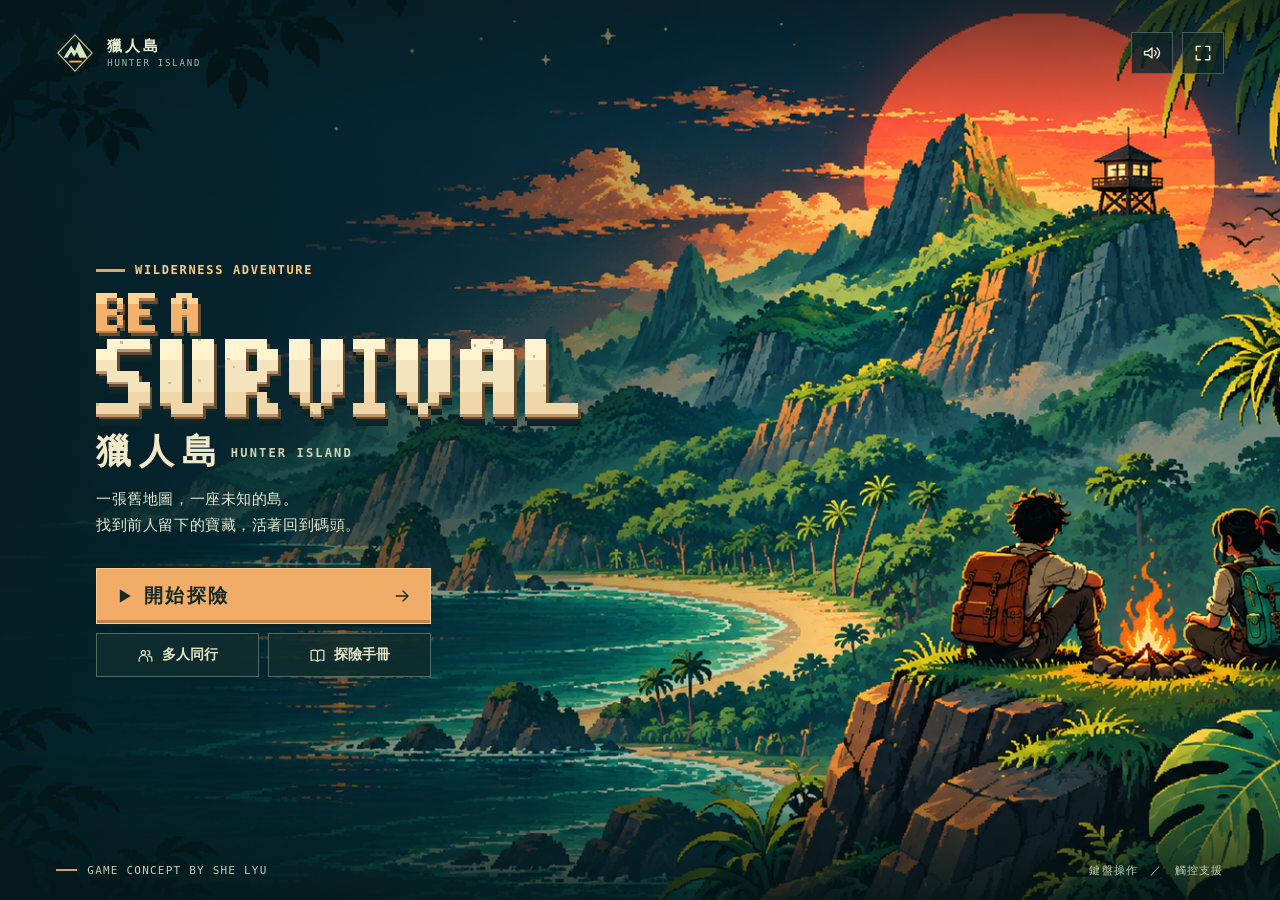
<file: index.html>
<!doctype html>
<html lang="zh-Hant">
<head>
<meta charset="utf-8">
<meta name="viewport" content="width=device-width, initial-scale=1,viewport-fit=cover">
<meta name="theme-color" content="#0a2526">
<meta name="application-name" content="獵人島">
<title>獵人島  •  Be a Survival</title>
<link rel="icon" href="data:,">
<link rel="stylesheet" href="game.css">
<link rel="stylesheet" href="hud.css">
</head>
<body>
<main id="game-root">
  <canvas id="world" aria-label="獵人島探索地圖" hidden></canvas>
  <div id="hud" hidden></div>
  <div id="screen"></div>
  <div id="system-toast" role="status"></div>
</main>
<noscript>請在瀏覽器開啟 JavaScript 以遊玩獵人島。</noscript>
<script src="world.js"></script>
<script src="sim.js"></script>
<script src="net.js"></script>
<script src="hud.js"></script>
<script src="sound.js"></script>
<script src="app.js"></script>
</body></html>
</file>
<file: game.css>
:root{color-scheme:dark;--night:#102526;--deep:#091b1d;--surface:#142c2f;--paper:#f3e9c7;--mint:#9dc3ad;--dim:#aac0ad;--copper:#f5a85d;--line:rgba(183,211,176,.27);--pixel:monospace;--sans:"Avenir Next","PingFang TC","Microsoft JhengHei",system-ui,sans-serif}
*{box-sizing:border-box}html,body,#game-root{margin:0;width:100%;height:100%;height:100dvh;min-height:100%;overflow:hidden}body{font-family:var(--sans);background:var(--deep);color:var(--paper)}button,input{font:inherit}button{color:inherit;cursor:pointer}button:focus-visible,input:focus-visible{outline:3px solid #ffdb83;outline-offset:4px}button:disabled{cursor:default;opacity:.5}button{-webkit-tap-highlight-color:transparent}button,canvas{touch-action:manipulation}[hidden]{display:none!important}
#game-root{position:relative;isolation:isolate}#world,#screen{position:absolute;inset:0;width:100%;height:100%}#world{image-rendering:pixelated;touch-action:none;background:#143f42}#screen{z-index:20;pointer-events:none;overflow:hidden}#screen>*{pointer-events:auto}#hud{position:absolute;inset:0;z-index:10;pointer-events:none}
.shell{position:relative;width:100%;height:100%;max-height:100%;overflow:auto;isolation:isolate;background-color:#0b2427}
.title-scene{background-image:linear-gradient(90deg,rgba(4,26,29,.8),rgba(5,29,32,.47) 34%,rgba(8,30,34,0) 66%),linear-gradient(0deg,rgba(4,20,22,.81),transparent 17%,transparent 86%,rgba(5,22,24,.54)),url(title.png);background-position:center,center,center 57%;background-size:cover;display:flex;flex-direction:column}
.mast{position:relative;z-index:1;display:flex;align-items:center;justify-content:space-between;padding:clamp(18px,3.6vh,40px) clamp(20px,4.4vw,86px);gap:18px}
.brand{display:flex;align-items:center;gap:13px;color:#ecedcd}.brand svg{width:38px;height:38px;filter:drop-shadow(0 2px 1px #102525)}.brand div{display:grid;gap:2px}.brand b{font-size:15px;letter-spacing:.18em;font-weight:800}.brand small{font:9px/1.2 var(--pixel);letter-spacing:.2em;color:#a8b9a2}
.top-actions{display:flex;gap:9px}.iconbtn,.backbtn{background:#0c2528cd;border:1px solid #a0b49c66;display:inline-flex;align-items:center;justify-content:center;min-height:42px;color:var(--paper);transition:background .15s,border-color .15s}.iconbtn{width:42px}.ico{width:20px;height:20px;display:inline-block;vertical-align:middle;fill:none;stroke:currentColor;stroke-width:1.7;stroke-linejoin:round;stroke-linecap:round;flex-shrink:0}.iconbtn:hover,.backbtn:hover{background:#27433f;border-color:#e9d5a3}.backbtn{gap:7px;padding:8px 13px;font-size:13px}
.title-content{position:relative;display:flex;flex-direction:column;justify-content:center;align-items:flex-start;flex:1;padding:clamp(12px,2.8vh,32px) clamp(23px,7.5vw,160px);min-height:max-content}
.title-block{width:min(490px,49vw);margin-top:-1vh}.eyeline{display:flex;align-items:center;gap:10px;font:700 12px/1.5 var(--pixel);letter-spacing:.14em;color:#f5cb88;text-shadow:0 1px 2px #19312e}.eyeline:before{content:'';display:inline-block;width:29px;height:3px;background:#e6a35c}
.wordmark{display:block;width:100%;max-width:485px;height:auto;image-rendering:pixelated;margin:14px 0 7px;filter:drop-shadow(0 4px 0 #0a2425)}
.title-track{font-size:clamp(20px,2.7vw,40px);font-weight:850;letter-spacing:.23em;line-height:1.3;margin:4px 0 12px}.title-track span{font:600 12px var(--pixel);color:#d2d4b3;letter-spacing:.18em;vertical-align:middle;margin-left:6px;white-space:nowrap}
.motto{color:#e6ead2;font-size:clamp(14px,1.15vw,17px);letter-spacing:.04em;line-height:1.8;margin:0 0 clamp(19px,3.3vh,36px);text-shadow:0 1px 3px #112a2a}
.menu-choices{display:grid;grid-template-columns:1fr 1fr;gap:9px;width:min(100%,335px)}
.menu-primary,.main-cta{display:flex;align-items:center;justify-content:space-between;gap:15px;background:#f1ad68;color:#182a27;border:1px solid #f8ce91;box-shadow:inset 0 -3px 0 #c58146,0 3px 0 #0a2224;font-weight:800}
.menu-primary{grid-column:1/-1;width:100%;height:56px;padding:0 17px;font-size:19px;letter-spacing:.12em}.menu-primary:hover,.main-cta:hover{background:#ffbf7a}.menu-primary .lead,.menu-secondary .lead{display:flex;align-items:center;gap:10px}
.menu-secondary{background:#102c2ee8;color:#e6e7c9;border:1px solid #9cb1a378;min-height:44px;font-size:14px;font-weight:650;display:flex;align-items:center;justify-content:center;gap:8px}.menu-secondary:hover{background:#274644}.menu-secondary .ico{width:17px;height:17px}.menu-choices .full{grid-column:1/-1}.new-link{margin:12px 0 0;background:transparent;border:0;border-bottom:1px solid #9aa993aa;color:#d3dac1;padding:3px 0;font-size:14px}
.title-footer{display:flex;align-items:center;justify-content:space-between;gap:14px;padding:22px clamp(20px,4.4vw,86px);font:11px/1.4 var(--pixel);letter-spacing:.11em;color:#c6cdb3}.title-footer .foot-credit{display:flex;align-items:center;gap:10px}.foot-credit i{width:21px;height:2px;background:#d0a26b}
.folder-shell{display:flex;flex-direction:column;background:linear-gradient(90deg,rgba(9,30,32,.94),rgba(12,34,35,.78)),url(title.png) center/cover}.folder-wrap{width:min(910px,100%);margin:auto;flex:0 0 auto;padding:0 30px 35px}.folder{position:relative;background:linear-gradient(130deg,#183334fa,#10292bfa);border:1px solid #71867a;box-shadow:0 12px 35px #06141777;padding:clamp(20px,3.4vw,42px)}.folder:before{content:'';position:absolute;top:-1px;left:-1px;width:58px;height:3px;background:#ebad69}
.kicker{font:700 11px/1.6 var(--pixel);letter-spacing:.18em;color:#edbd7e}.folder h1,.overlay-card h1{font-size:clamp(27px,4vw,44px);line-height:1.18;letter-spacing:.04em;margin:5px 0 10px}.intro{font-size:15px;line-height:1.7;color:#cbd5bf;margin:0 0 20px}.field-title{display:flex;justify-content:space-between;align-items:center;margin:20px 0 9px;gap:10px}.field-title strong{font-size:16px}.field-title small{font-size:12px;color:#b2c0ab}
.char-grid,.gear-grid{display:grid;grid-template-columns:repeat(2,minmax(0,1fr));gap:9px}.role,.gear{color:#d8ddc7;background:#10282a;border:1px solid #5c7468;text-align:left;position:relative}.role{display:flex;align-items:center;padding:10px;gap:12px;min-height:83px}.role[aria-pressed=true],.gear[aria-pressed=true]{border-color:#e9b375;background:#354138;box-shadow:inset 3px 0 0 #e9b375}.role b,.gear b{display:block;color:var(--paper);font-size:17px}.role small,.gear small{display:block;font-size:13px;line-height:1.5;margin-top:3px;color:#bbc8b5}
.portrait{display:inline-block;width:62px;height:62px;flex:none;background-color:#263c38;background-image:url(portraits.png);background-size:400% 100%;image-rendering:pixelated;border:1px solid #667f6a}.role-name{display:flex;justify-content:space-between}.gear-grid{grid-template-columns:repeat(3,minmax(0,1fr))}.gear{padding:10px 10px 10px 15px;min-height:56px}.gear b{font-size:15px}.gear[aria-pressed=true]:after,.role[aria-pressed=true]:after{content:'✓';position:absolute;top:3px;right:6px;color:#f5be7a;font-size:12px;font-weight:900}.gear small{font-size:12px;padding-right:6px}.role:disabled{opacity:.42}.actions{display:flex;justify-content:flex-end;gap:10px;align-items:center;flex-wrap:wrap;margin-top:22px}.main-cta,.minor-cta{padding:12px 18px;min-height:44px;letter-spacing:.04em;font-size:15px}.minor-cta{background:#1c3435;border:1px solid #678273;color:#e4e5c9}.minor-cta:hover{background:#304740}.choice-error,.response{color:#ffca95;font-size:14px;line-height:1.6;margin:10px 0 0}.response:empty{display:none}.text-input{width:min(100%,230px);text-transform:uppercase;background:#081e22;color:#f4e7c4;border:1px solid #829383;padding:10px 13px;font:700 19px var(--pixel);letter-spacing:.12em}.network-form{display:flex;align-items:center;gap:10px;flex-wrap:wrap}.co-box{border-top:1px solid var(--line);padding-top:16px;margin-top:16px}.co-box h2{font-size:18px;margin:0 0 7px}.co-box p,.instructions{font-size:15px;line-height:1.7;color:#c3d0be}.co-box code,.instructions code{background:#0b2224;padding:2px 4px;color:#f5cd97;overflow-wrap:anywhere}
.overlay{height:100%;display:grid;place-items:center;background:#071d22ba;backdrop-filter:blur(4px);padding:18px;overflow:auto}.overlay-card{width:min(480px,100%);background:#193132;border:1px solid #819181;border-top:3px solid #efb272;padding:clamp(20px,4vw,37px);box-shadow:0 15px 40px #06181977;max-height:100%;overflow:auto}.overlay-card h1{font-size:32px}.overlay-card .menu-choices{margin-top:22px;width:100%}.overlay-card p{color:#cad3bd;font-size:15px;line-height:1.65}.guide-grid{display:grid;grid-template-columns:auto 1fr;gap:8px 15px;font-size:14px;align-items:center}.guide-grid kbd{display:inline-block;font-family:var(--pixel);border:1px solid #728775;background:#193638;padding:4px 6px;font-weight:bold;color:#f5c891}.guide-grid dd,.guide-grid dt{margin:0}.end-stats{display:flex;gap:12px;margin:18px 0}.end-stats div{padding:10px 18px 10px 0;border-right:1px solid var(--line);display:grid;gap:4px}.end-stats b{font:700 24px var(--pixel);color:#edbd7e}.end-stats small{color:#c8d6c1}
#system-toast{position:absolute;z-index:40;bottom:max(22px,env(safe-area-inset-bottom));left:50%;transform:translate(-50%,8px);opacity:0;transition:opacity .2s,transform .2s;background:#142e30f2;color:#f8e8bf;box-shadow:0 3px 12px #0005;max-width:min(88vw,580px);width:max-content;border:1px solid #a0af93;padding:10px 17px;pointer-events:none;font-size:14px;text-align:center}#system-toast.show{opacity:1;transform:translate(-50%,0)}
@media(min-width:1450px){.title-block{max-width:555px;width:41vw}.wordmark{max-width:none}.menu-choices{width:360px}}
@media(max-width:720px){.title-scene{background-position:center,center,67% center;background-image:linear-gradient(0deg,rgba(5,24,27,.93),rgba(8,27,29,.70) 34%,rgba(8,26,27,.16) 62%,rgba(6,25,27,.17)),linear-gradient(90deg,#0623263b,transparent),url(title.png)}.title-content{justify-content:flex-end;padding:18px 23px}.title-block{width:100%;max-width:440px;margin:0}.wordmark{width:min(89%,380px);margin:9px 0 5px}.motto{margin:5px 0 15px}.title-track{font-size:23px;margin:3px 0}.title-footer{padding:11px 22px 18px;font-size:9px}.title-footer .input-note{display:none}.mast{padding:16px 20px}.brand svg{width:31px;height:31px}.brand{gap:8px}.brand b{font-size:13px}.brand small{font-size:8px}.iconbtn{width:38px;min-height:38px}.menu-primary{height:48px}.menu-secondary{min-height:41px}.folder-wrap{padding:5px 13px 20px}.folder{padding:19px 16px}.gear-grid{grid-template-columns:1fr 1fr}.role{padding:8px;gap:8px}.portrait{width:48px;height:48px}.role small,.gear small{font-size:12px}.role{min-height:72px}.intro{font-size:14px}.folder-shell .mast{padding:13px 17px}.field-title{margin-top:15px}}
@media(max-width:440px){.role{flex-direction:column;align-items:flex-start;gap:4px}.role .portrait{width:54px;height:54px}.field-title small{font-size:11px}.folder h1{font-size:27px}.actions{margin-top:16px}.folder-shell{display:block}.title-block{max-width:365px}}
@media(max-height:570px) and (min-width:600px){.mast{padding:9px 24px}.title-content{padding:6px 6vw}.wordmark{width:min(48vw,320px);margin:3px 0}.title-track{font-size:19px;margin:0}.motto{font-size:13px;margin:3px 0 8px}.title-footer{padding:5px 22px;font-size:9px}.menu-primary,.menu-secondary{min-height:34px;height:34px}.menu-choices{gap:6px}.title-scene{background-position:center}.folder-wrap{padding-top:8px}.folder-shell{display:block}}
@media(prefers-reduced-motion:reduce){*,*:before,*:after{scroll-behavior:auto!important;transition:none!important;animation:none!important}}
</file>
<file: hud.css>
#hud {
  --hu-ink:#e7efdb; --hu-muted:#9cada4; --hu-dim:#75908a; --hu-paper:#162c2c;
  --hu-panel:rgba(12,30,31,.96); --hu-line:#405651; --hu-rust:#ff9368; --hu-sage:#b7d8a7;
  position:absolute; inset:0; z-index:5; color:var(--hu-ink); pointer-events:none;
  font-family:"PingFang TC","Noto Sans TC","Microsoft JhengHei",system-ui,sans-serif;
  user-select:none; -webkit-user-select:none; -webkit-tap-highlight-color:transparent;
}
#hud [hidden] {display:none!important}
#hud *,#hud *::after,#hud *::before {box-sizing:border-box}
#hud button {font:inherit; color:inherit; cursor:pointer; -webkit-appearance:none; appearance:none; border-radius:4px; touch-action:manipulation}
#hud button:focus-visible {outline:2px solid #ffd09b;outline-offset:2px}
#hud button:disabled {opacity:.48;cursor:default}
#hud .hu-readable {pointer-events:auto}
#hud .hu-card {background:var(--hu-panel);border:1px solid var(--hu-line);box-shadow:0 3px 0 rgba(2,13,16,.52),inset 0 1px 0 #ffffff0c;border-radius:5px}
#hud .hu-mono,#hud kbd {font-family:"SFMono-Regular",Consolas,"Liberation Mono",monospace;font-variant-numeric:tabular-nums}
#hud .hu-ico {display:inline-block;image-rendering:pixelated;height:20px;width:20px;object-fit:contain;vertical-align:middle;flex-shrink:0;pointer-events:none}
#hud .hu-vitals {position:absolute;left:max(16px,env(safe-area-inset-left));top:max(16px,env(safe-area-inset-top));width:235px;overflow:hidden}
#hud .hu-specimen {border:0;border-bottom:1px solid #52615a;background:linear-gradient(90deg,#28403b,#1c3433);display:flex;align-items:center;gap:9px;width:100%;padding:8px 10px;text-align:left;border-radius:0}
#hud .hu-portrait {background:#183033;border:1px solid #63776a;box-shadow:inset 0 -3px #284643;display:grid;place-items:center;width:34px;height:34px;border-radius:3px}
#hud .hu-portrait .hu-ico {width:30px;height:30px}
#hud .hu-character {font-size:14px;font-weight:750;line-height:1.3;display:block}
#hud .hu-tag {font:9px/1.25 "SFMono-Regular",Consolas,monospace;letter-spacing:.13em;color:#a9c0af;display:block}
#hud .hu-collapse {margin-left:auto;color:#adc5b8;font:13px/1 monospace}
#hud .hu-meter-grid {display:grid;grid-template-columns:1fr 1fr;gap:8px 13px;padding:10px 11px 11px}
#hud .hu-meter {min-width:0}
#hud .hu-meter-title {display:flex;align-items:center;gap:4px;font-size:11px;line-height:1.25;color:#cad6c7}
#hud .hu-meter-title .hu-ico{width:12px;height:12px}
#hud .hu-meter-title b {margin-left:auto;font:10px/1 Consolas,monospace;color:#f1f1dc}
#hud .hu-meter-track {height:3px;background:#354a44;margin-top:4px;overflow:hidden;border-radius:1px}
#hud .hu-meter-track i {display:block;height:100%;background:var(--mcolor);transition:width .25s linear}
#hud .hu-telemetry {display:flex;justify-content:space-between;gap:7px;border-top:1px solid #334741;padding:6px 11px;color:#c0d0c5;font-size:10px;line-height:1.4}
#hud .hu-telemetry .hu-ico {width:12px;height:12px;margin-right:3px}
#hud .hu-vitals[data-fold="yes"] .hu-meter-grid,#hud .hu-vitals[data-fold="yes"] .hu-telemetry {display:none}
#hud .hu-vitals[data-fold="yes"] .hu-specimen {border-bottom:none}
#hud .hu-right {position:absolute;right:max(16px,env(safe-area-inset-right));top:max(16px,env(safe-area-inset-top));display:grid;justify-items:end;gap:8px;max-width:min(270px,36vw)}
#hud .hu-clockrow {display:flex;align-items:stretch;gap:5px}
#hud .hu-clock {padding:7px 10px;display:flex;align-items:center;gap:7px}
#hud .hu-clock b {display:block;font:700 14px/1.15 Consolas,monospace;color:#eff0d8}
#hud .hu-clock small {font-size:10px;line-height:1.1;color:#b5c7b6}
#hud .hu-pause {width:39px;display:grid;place-items:center}
#hud .hu-objective {border-left:3px solid var(--hu-rust);padding:8px 10px;max-width:100%;text-align:left}
#hud .hu-objective small {font-size:9px;letter-spacing:.15em;display:block;color:#fab68b;line-height:1.2}
#hud .hu-objective strong {display:block;margin-top:4px;font-size:12px;color:var(--hu-ink);font-weight:600;line-height:1.5}
#hud .hu-dock {position:absolute;bottom:max(14px,env(safe-area-inset-bottom));left:50%;transform:translateX(-50%);display:flex;gap:0;padding:3px;white-space:nowrap}
#hud .hu-dock button {border:0;background:transparent;padding:7px 12px;display:flex;gap:6px;align-items:center;font-size:12px;font-weight:650;color:#c6d4c8}
#hud .hu-dock button+button {border-left:1px solid #354a44;border-radius:0}
#hud .hu-dock button:hover,#hud .hu-pause:hover,#hud .hu-objective:hover {background:#32463e}
#hud kbd {font-size:9px;font-weight:400;color:#9cae9f;padding:2px 3px;border:1px solid #52675d;border-radius:2px;line-height:1}
#hud .hu-act {position:absolute;left:50%;bottom:74px;transform:translateX(-50%);max-width:calc(100% - 24px);padding:8px 12px;display:flex;align-items:center;gap:7px;border:1px solid #d6ad78;background:#263b32;box-shadow:0 2px 0 #14241f;font-weight:700;font-size:13px}
#hud .hu-act kbd {border-color:#ac9b74;color:#f7dab3}
#hud .hu-toast {position:absolute;left:50%;top:18px;transform:translateX(-50%);width:max-content;max-width:min(360px,36vw);padding:9px 13px;font-size:12px;line-height:1.5;border-left:3px solid #d0bb88;text-align:center}
#hud .hu-touch {display:none}
#hud .hu-backdrop {position:absolute;inset:0;display:grid;place-items:center;padding:16px;pointer-events:auto;background:rgba(5,17,20,.67);backdrop-filter:blur(2px)}
#hud .hu-dialog {display:flex;flex-direction:column;width:min(525px,100%);max-height:100%;overflow:hidden;background:#162b2b;color:var(--hu-ink);border:1px solid #708078;border-top:3px solid #dd9a70;border-radius:5px;box-shadow:0 12px 60px #07171c8c}
#hud .hu-dialog-head {padding:14px 18px 12px;display:flex;align-items:center;gap:10px;background:linear-gradient(90deg,#263e38,#1e3432);border-bottom:1px solid #425850;flex:none}
#hud .hu-dialog-head .hu-ico {width:26px;height:26px}
#hud .hu-dialog-head h2 {margin:0;font-size:20px;line-height:1.35;color:#eef0da;letter-spacing:.06em;font-weight:750}
#hud .hu-dialog-head .hu-tag{font-size:9px;letter-spacing:.16em}
#hud .hu-close {margin-left:auto;min-width:35px;min-height:35px;background:#213633;border:1px solid #52665a;font-size:19px;line-height:1}
#hud .hu-body {overflow:auto;overscroll-behavior:contain;scrollbar-color:#547061 #1c302e;padding:15px 18px 18px;line-height:1.55;font-size:14px}
#hud .hu-body p{margin:0 0 10px;color:#c3d1c5}
#hud .hu-section {font-size:12px;color:#d1b993;letter-spacing:.06em;margin:15px 0 6px}
#hud .hu-section:first-child{margin-top:0}
#hud .hu-list {display:grid;gap:6px}
#hud .hu-item {display:flex;align-items:center;gap:10px;padding:9px;background:#213a35;border:1px solid #395149;border-radius:3px;min-width:0}
#hud .hu-item .hu-title {display:block;font-size:14px;line-height:1.4;font-weight:650;color:#eff0db}
#hud .hu-note {display:block;font-size:12px;color:#afc1b1;line-height:1.5;overflow-wrap:anywhere}
#hud .hu-item-main {flex:1;min-width:0}
#hud .hu-thumb {display:grid;place-items:center;width:34px;height:34px;flex-shrink:0;background:#192e2b;border:1px solid #526758;border-radius:3px}
#hud .hu-thumb .hu-ico {width:24px;height:24px}
#hud .hu-btns {margin-left:auto;display:flex;flex-wrap:wrap;gap:4px;justify-content:flex-end;align-items:center}
#hud .hu-btn {border:1px solid #687a68;background:#30473d;color:#ecebd5;padding:6px 10px;min-height:32px;line-height:1.35;font-weight:600;font-size:12px}
#hud .hu-btn:hover:enabled,#hud .hu-close:hover {background:#415b4a}
#hud .hu-primary {background:#df986d;border:1px solid #f3b484;color:#172822}
#hud .hu-primary:hover:enabled {background:#f2b389}
#hud .hu-pad,#hud .hu-touchrun {touch-action:none}
#hud .hu-wide {display:block;width:100%;margin:7px 0 0;text-align:left;padding:10px 12px}
#hud .hu-dialog-foot {padding:8px 18px;border-top:1px solid #3d534a;font-size:11px;color:#a4b7a9;flex:none;line-height:1.4}
#hud .hu-badge {display:inline-block;padding:2px 6px;background:#30483b;color:#cde1b3;border:1px solid #5f7357;border-radius:2px;font:10px/1.4 Consolas,monospace}
#hud .hu-map-wrap {padding:7px;background:#102829;border:1px solid #526356;border-radius:3px;margin-bottom:8px}
#hud .hu-map-wrap canvas {display:block;width:100%;height:auto;max-height:47vh;object-fit:contain;image-rendering:pixelated}
#hud .hu-goal {border-left:3px solid var(--hu-rust);padding:10px 12px;background:#294034;margin:0 0 10px;line-height:1.6}
#hud .hu-entry {padding:7px 0;border-bottom:1px solid #374a42;font-size:13px;color:#d2d9c9}
#hud .hu-entry:last-child {border-bottom:0}
#hud .hu-weight {display:flex;justify-content:space-between;line-height:1.25;align-items:center;color:#cfdbc8;font-size:12px;margin:0 0 5px}
#hud .hu-weight-track{height:4px;background:#394b41;margin-bottom:12px}#hud .hu-weight-track i{height:100%;display:block;background:#a2bd87}
#hud .hu-empty {padding:15px;text-align:center;background:#213832;border:1px dashed #48604d;color:#b7cbb8}
@media(max-width:750px) {
 #hud .hu-vitals {width:183px;left:max(8px,env(safe-area-inset-left));top:max(8px,env(safe-area-inset-top))}
 #hud .hu-right {right:max(8px,env(safe-area-inset-right));top:max(8px,env(safe-area-inset-top));max-width:min(240px,43vw)}
 #hud .hu-specimen{padding:5px 7px;gap:6px} #hud .hu-portrait {width:28px;height:28px} #hud .hu-portrait .hu-ico {width:24px;height:24px}
 #hud .hu-meter-grid {padding:7px;gap:6px 8px} #hud .hu-telemetry{padding:4px 7px}
 #hud .hu-objective {padding:6px 8px} #hud .hu-clock {padding:5px 7px} #hud .hu-pause{width:36px}
 #hud .hu-toast {top:auto;bottom:143px;max-width:82vw}
 #hud .hu-dock button {padding:6px 10px} #hud .hu-dock kbd {display:none}
 #hud .hu-body{padding:12px} #hud .hu-dialog-head {padding:10px 12px} #hud .hu-dialog-foot {padding:7px 12px}
}
@media(pointer:coarse),(max-width:640px) {
 #hud .hu-touch {display:block;position:absolute;inset:0;pointer-events:none}
 #hud .hu-pad {position:absolute;left:max(12px,env(safe-area-inset-left));bottom:calc(53px + env(safe-area-inset-bottom));display:grid;grid-template-columns:repeat(3,35px);grid-template-rows:repeat(3,35px);background:radial-gradient(circle at center,#142b2c99 28%,transparent 70%);pointer-events:auto}
 #hud .hu-dir,#hud .hu-touchrun {display:grid;place-items:center;background:#183034cf;color:#d3e0c9;border:1px solid #90a69a8c;box-shadow:0 2px 0 #12282466;font:21px/1 monospace;touch-action:none;padding:0}
 #hud .hu-dir[data-down="yes"],#hud .hu-touchrun[data-down="yes"] {background:#727d58;border-color:#e6c28d}
 #hud .hu-dir[data-dir="up"]{grid-area:1/2} #hud .hu-dir[data-dir="left"]{grid-area:2/1} #hud .hu-dir[data-dir="right"]{grid-area:2/3} #hud .hu-dir[data-dir="down"]{grid-area:3/2}
 #hud .hu-touchrun {position:absolute;right:max(14px,env(safe-area-inset-right));bottom:calc(57px + env(safe-area-inset-bottom));height:45px;padding:0 10px;font:600 12px/1 system-ui;pointer-events:auto}
 #hud .hu-act {left:auto;right:max(14px,env(safe-area-inset-right));bottom:calc(112px + env(safe-area-inset-bottom));transform:none;min-height:44px;max-width:45vw}
 #hud .hu-act kbd {display:none}
 #hud .hu-dock {bottom:max(4px,env(safe-area-inset-bottom));border-radius:4px}
 #hud .hu-dock button {min-height:36px;padding:4px 10px}
 #hud .hu-toast {top:auto;bottom:calc(173px + env(safe-area-inset-bottom));max-width:min(76vw,360px)}
}
@media(max-width:430px){#hud .hu-vitals{width:150px}#hud .hu-meter-title{font-size:10px}#hud .hu-telemetry{font-size:9px}#hud .hu-meter-grid{column-gap:6px}#hud .hu-body .hu-item{gap:6px;padding:7px}#hud .hu-btn{padding:6px 7px}#hud .hu-objective strong{font-size:11px}#hud .hu-dock .hu-ico{width:16px;height:16px}}
@media(max-height:520px) and (pointer:coarse){#hud .hu-touchrun{bottom:12px}#hud .hu-pad{bottom:10px}#hud .hu-act{bottom:68px}#hud .hu-toast{bottom:57px}#hud .hu-objective{max-width:230px}#hud .hu-backdrop{padding:7px}}
@media(prefers-reduced-motion:reduce){#hud .hu-meter-track i{transition:none}}
#hud .hu-materials{color:#d2bd92;display:block;font-size:11px;line-height:1.5;margin-top:3px}
#hud .hu-action-row{display:flex;align-items:center;gap:10px;text-align:left;width:100%;background:#223b35;border:1px solid #465c4e;padding:8px}
#hud .hu-action-row:hover:enabled{background:#354b3d;border-color:#879571}#hud .hu-action-row .hu-title{font-size:14px;line-height:1.45}
#hud .hu-arrow{margin-left:auto;color:#c8b788;font:20px/1 Consolas,monospace}
#hud .hu-portrait{background-image:url(portraits.png);background-size:400% 100%;image-rendering:pixelated;box-shadow:none}
#hud .hu-portrait[data-role="tom"]{background-position:0 0}#hud .hu-portrait[data-role="jerry"]{background-position:33.333% 0}#hud .hu-portrait[data-role="cassia"]{background-position:66.667% 0}#hud .hu-portrait[data-role="wangcai"]{background-position:100% 0}
#hud .hu-character small{display:inline-block;max-width:12em;overflow:hidden;text-overflow:ellipsis;white-space:nowrap;vertical-align:middle;font:400 10px/1.35 "PingFang TC",system-ui,sans-serif;color:#c7d9b6;margin-left:2px}
#hud .hu-objective small span:not(:empty)::before{content:' · ';color:#829287}
#hud .hu-objective small span{letter-spacing:0;color:#b7c6b6}
@media(max-width:430px){#hud .hu-character small{max-width:6em;font-size:9px}#hud .hu-character{font-size:12px}}
#hud .hu-samples,#hud .hu-legend{display:flex;gap:5px;flex-wrap:wrap}
#hud .hu-samples span{background:#284235;border:1px solid #526c51;border-radius:3px;padding:4px 6px;color:#d4dec1;font-size:11px}
#hud .hu-legend{gap:13px;color:#b9cabb;font-size:11px}
#hud .hu-legend span{display:flex;align-items:center;gap:5px}#hud .hu-legend i{width:7px;height:7px;border-radius:50%;background:#ffe2a0}#hud .hu-legend .hu-flag{border-radius:0;background:#d98f5d;clip-path:polygon(0 0,100% 0,66% 45%,20% 45%,20% 100%,0 100%)}
#hud .hu-signal-toast{border-left-color:#85c8c4;background:#193e3d}
#hud .hu-roster{list-style:none;display:grid;grid-template-columns:1fr 1fr;gap:6px;padding:0;margin:9px 0 15px}
#hud .hu-roster li{display:flex;align-items:center;gap:8px;background:#213a35;border:1px solid #3b5548;border-radius:3px;padding:7px}
#hud .hu-roster .hu-portrait{width:30px;height:30px;flex:none}#hud .hu-roster b{font-size:13px}
#hud .hu-signal-grid{display:grid;grid-template-columns:1fr 1fr;gap:6px}
#hud .hu-signal{display:flex;align-items:center;gap:9px;text-align:left;background:#294238;border:1px solid #577054;padding:8px}
#hud .hu-signal:hover{background:#37513e}
#hud .hu-signal b,#hud .hu-signal small{display:block}#hud .hu-signal b{font-size:14px}#hud .hu-signal small{color:#bcccb8;font-size:11px;line-height:1.4}
#hud .hu-signal-mark{font:21px/1 system-ui;width:24px;text-align:center;color:#d4bb8c}
@media(max-width:430px){#hud .hu-with-team button{padding-left:7px;padding-right:7px;gap:4px}}
@media(pointer:coarse),(max-width:640px){#hud .hu-pad{grid-template-columns:repeat(3,42px);grid-template-rows:repeat(3,42px)}#hud .hu-clockrow .hu-pause{min-width:42px}}
@media(max-height:520px) and (pointer:coarse){#hud .hu-pad{grid-template-columns:repeat(3,36px);grid-template-rows:repeat(3,36px)}}
</file>
